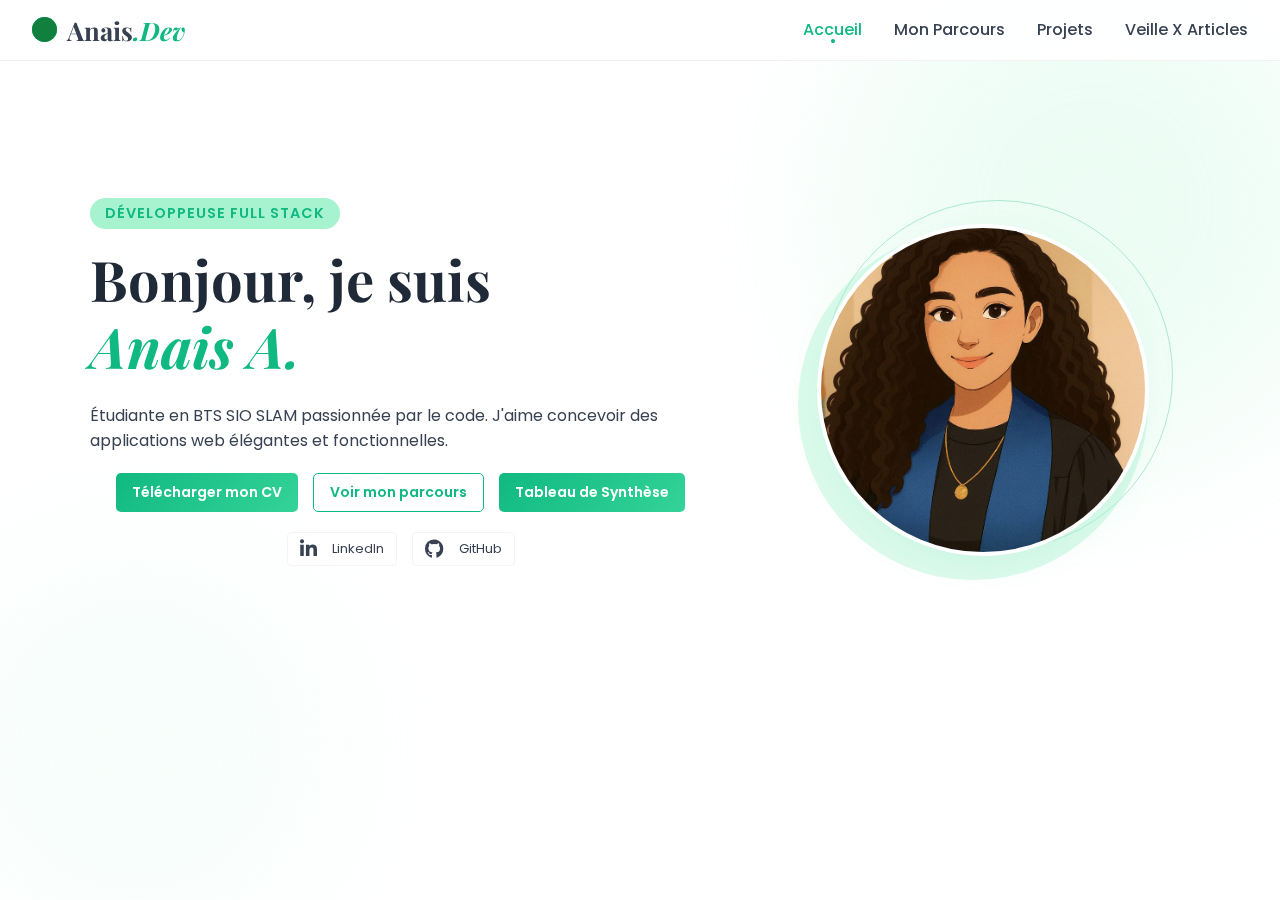
<file: index.html>
<!DOCTYPE html>
<html lang="fr">

<head>
    <meta charset="UTF-8">
    <meta name="viewport" content="width=device-width, initial-scale=1.0">
    <title>Portfolio | Anais A.</title>
    <link rel="stylesheet" href="main.css">
    <link rel="icon"
        href="data:image/svg+xml,<svg xmlns='http://www.w3.org/2000/svg' viewBox='0 0 100 100'><text x='50' y='50' font-size='80' font-weight='bold' font-family='Arial, sans-serif' fill='%2310b981' text-anchor='middle' dy='.35em'>A</text></svg>"
        type="image/svg+xml">

    <link
        href="https://fonts.googleapis.com/css2?family=Playfair+Display:ital,wght@0,400;0,600;0,700;1,400&family=Poppins:wght@300;400;500;600&display=swap"
        rel="stylesheet">
    <link rel="stylesheet" href="https://cdnjs.cloudflare.com/ajax/libs/font-awesome/6.4.0/css/all.min.css">

</head>

<body>

    <div class="aurora aurora-1"></div>
    <div class="aurora aurora-2"></div>

    <header>
        <div class="nav-container">
            <div class="logo-wrapper" onclick="navigateTo('home')">
                <div class="logo-anim-container">
                    <div class="anim-circle c1"></div>
                    <div class="anim-circle c2"></div>
                    <div class="anim-circle c3"></div>
                    <div class="anim-circle c4"></div>
                    <div class="anim-circle c5"></div>
                    <div class="anim-circle c6"></div>
                    <div class="anim-circle c7"></div>
                    <div class="anim-circle c8"></div>
                    <div class="anim-circle c9"></div>
                    <div class="anim-circle c10"></div>
                </div>
                <div class="logo-text">Anais<span>.Dev</span></div>
            </div>

            <ul class="nav-links">
                <li><a onclick="navigateTo('home')" class="active" data-target="home">Accueil</a></li>
                <li><a onclick="navigateTo('about')" data-target="about">Mon Parcours</a></li>
                <li><a onclick="navigateTo('projects')" data-target="projects">Projets</a></li>
                <li><a onclick="navigateTo('articles')" data-target="articles">Veille X Articles</a></li>
           <!-- <li><a onclick="navigateTo('contact')" data-target="contact">Contact</a></li>-->
            </ul>
        </div>
    </header>

    <nav class="mobile-nav">
        <a onclick="navigateTo('home')" data-target="home" class="active"><i class="fas fa-home"></i></a>
        <a onclick="navigateTo('about')" data-target="about"><i class="fas fa-user"></i></a>
        <a onclick="navigateTo('projects')" data-target="projects"><i class="fas fa-layer-group"></i></a>
        <a onclick="navigateTo('articles')" data-target="articles"><i class="fas fa-newspaper"></i></a>
        <a onclick="navigateTo('contact')" data-target="contact"><i class="fas fa-envelope"></i></a>
    </nav>

    <main>
        <section id="home" class="active-section">
            <div class="hero-wrapper">
                <div class="hero-text">
                    <span class="tagline">Développeuse Full Stack</span>
                    <h1>Bonjour, je suis <br><span>Anais A.</span></h1>
                    <p>Étudiante en BTS SIO SLAM passionnée par le code. J'aime concevoir des applications web élégantes
                        et fonctionnelles.</p>

                    <div class="cv-buttons">
                        <a href="src/CV_Anais.pdf" target="_blank" class="btn">Télécharger mon CV</a>
                        <a onclick="navigateTo('about')" class="btn btn-outline">Voir mon parcours</a>
                        <a href="src/TableauSynthese(1).pdf" target="_blank" class="btn">Tableau de Synthèse</a>
                    </div>

                    <div class="social-buttons">
                        <a href="https://www.linkedin.com/in/ana%C3%AFs-aberkane-0a7439329/" target="_blank" class="social-btn">
                            <i class="fab fa-linkedin-in"></i> LinkedIn
                        </a>
                        <a href="https://github.com/AanaisAA" target="_blank" class="social-btn">
                            <i class="fab fa-github"></i> GitHub
                        </a>
                    </div>

                </div>
                <div class="hero-photo">
                    <div class="circle-deco c-1"></div>
                    <div class="circle-deco c-2"></div>
                    <div class="photo-frame">
                        <img src="src/anais_accueil.png" alt="Photo de profil Anaïs" class="profile-pic">

                </div>
            </div>
        </section>

        <section id="about">
            <div style="text-align:center;">
                <h2>Mon Parcours</h2>
            </div>

            <div class="parcours-layout">

                <div class="column">
                    <div class="card">
                        <h3><i class="fas fa-quote-left" style="font-size:1rem; margin-right:5px;"></i> Introduction
                        </h3>
                        <p style="color:var(--text-light); line-height:1.6; font-size:0.95rem; text-align: justify;">
                            Curieuse et méthodique, je n’hésite pas à recommencer proprement pour garantir la réussite.
                            J'ai une affinité particulière pour l'autonomie technique, comme en témoigne mon serveur web
                            personnel sur Raspberry Pi.
                        </p>
                        <hr style="border:0; border-top:1px solid #eee; margin:1rem 0;">
                        <ul class="details-list" style="list-style:none;">
                            <li style="margin-bottom:0.5rem;"><i class="fas fa-language"
                                    style="color:var(--primary); margin-right:10px;"></i> Français, Anglais (A2),
                                Espagnol (A3)</li>
                        </ul>
                    </div>
                    <div class="card">
                        <h3><i class="fas fa-graduation-cap" style="font-size:1rem; margin-right:5px;"></i> Scolarité
                        </h3>
                        <div class="timeline-item">
                            <span class="timeline-date">2024 - 2026</span>
                            <h4>BTS SIO Option SLAM</h4>
                            <p class="timeline-loc">École Supérieure Le Rebours</p>
                            <p
                                style="margin-top: 0.5rem; font-size: 0.85rem; color: var(--text-light); line-height: 1.5;">
                                Le <strong>BTS SIO</strong> forme aux métiers de l'informatique. J'ai choisi l'option
                                <strong>SLAM</strong> pour me spécialiser dans le développement d'applications
                                (Web/Mobile). Cette formation, alliée à mes projets (Symfony, Java), développe ma
                                polyvalence du cahier des charges au déploiement.
                            </p>
                        </div>
                        <div class="timeline-item">
                            <span class="timeline-date">2023 - 2024</span>
                            <h4>BAC STMG Option SIG</h4>
                            <p class="timeline-loc">Lycée Le Rebours</p>
                            <p
                                style="margin-top: 0.5rem; font-size: 0.85rem; color: var(--text-light); line-height: 1.5;">
                                Le <strong>Bac STMG option SIG</strong> (Systèmes d'Information de Gestion) m'a permis
                                de comprendre le rôle de l'information dans les organisations. C'est là que j'ai
                                découvert les bases de l'algorithmique et du développement web, confirmant mon choix de
                                poursuivre en BTS SIO.
                            </p>
                        </div>
                    </div>
                </div>

                <div class="column">
                    <div class="card">
                        <h3><i class="fas fa-briefcase" style="font-size:1rem; margin-right:5px;"></i> Expériences</h3>
                        <div class="timeline-item">
                            <span class="timeline-date">19 Mai - 27 Juin 2025</span>
                            <h4>Stage BTS SIO (SLAM)</h4>
                            <p class="timeline-loc">Paris</p>
                            <p style="font-size:0.9rem; color:var(--text-main);">Refonte d'un site WordPress (Elementor,
                                SEO, responsive, CSS).</p>
                        </div>
                        <div class="timeline-item">
                            <span class="timeline-date">Fév 2025 - Avril 2025</span>
                            <h4>Animatrice (Bénévole)</h4>
                            <p class="timeline-loc">Paris</p>
                            <p style="font-size:0.9rem; color:var(--text-main);">Aide aux devoirs.</p>
                        </div>
                        <div class="timeline-item">
                            <span class="timeline-date">Décembre 2023</span>
                            <h4>Stage de découverte</h4>
                            <p class="timeline-loc">APAS-BTP Cabinet Médical, Paris</p>
                        </div>
                        <div class="timeline-item">
                            <span class="timeline-date">Novembre 2023</span>
                            <h4>Jeune Sapeur Pompier</h4>
                            <p class="timeline-loc">Paris</p>
                            <p style="font-size:0.9rem; color:var(--text-main);">Épreuves écrites, pratiques et
                                sportives.</p>
                        </div>
                    </div>
                </div>

                <div class="column">
                    <div class="card">
                        <h3><i class="fas fa-laptop-code" style="font-size:1rem; margin-right:5px;"></i> Compétences
                        </h3>
                        <div class="skills-group">
                            <h4>Langages & Back-end</h4>
                            <div class="badges-container">
                                <span class="tech-badge"><i class="fab fa-html5"></i> HTML</span>
                                <span class="tech-badge"><i class="fab fa-css3-alt"></i> CSS</span>
                                <span class="tech-badge"><i class="fab fa-php"></i> PHP</span>
                                <span class="tech-badge"><i class="fab fa-symfony"></i> Symfony</span>
                                <span class="tech-badge"><i class="fab fa-java"></i> Java</span>
                                <span class="tech-badge"><i class="fas fa-code"></i> C++</span>
                                <span class="tech-badge"><i class="fab fa-python"></i> Python</span>
                                <span class="tech-badge"><i class="fas fa-database"></i> SQL</span>
                            </div>
                        </div>
                        <div class="skills-group">
                            <h4>IDE & Outils de Dev</h4>
                            <div class="badges-container">
                                <span class="tech-badge"><i class="fas fa-laptop-code"></i> VS Code</span>
                                <span class="tech-badge"><i class="fas fa-terminal"></i> IntelliJ</span>
                                <span class="tech-badge"><i class="fab fa-git-alt"></i> Git</span>
                                <span class="tech-badge"><i class="fab fa-docker"></i> Docker</span>
                            </div>
                        </div>
                        <div class="skills-group">
                            <h4>Web, CMS & Design</h4>
                            <div class="badges-container">
                                <span class="tech-badge"><i class="fab fa-wordpress"></i> Wordpress</span>
                                <span class="tech-badge"><i class="fab fa-bootstrap"></i> Bootstrap</span>
                                <span class="tech-badge"><i class="fab fa-figma"></i> Figma</span>
                                <span class="tech-badge"><i class="fas fa-palette"></i> Canva</span>
                                <span class="tech-badge"><i class="fas fa-search"></i> SEO</span>
                            </div>
                        </div>
                        <div class="skills-group">
                            <h4>DevOps & Système</h4>
                            <div class="badges-container">
                                <span class="tech-badge"><i class="fab fa-linux"></i> Linux</span>
                                <span class="tech-badge"><i class="fab fa-windows"></i> Windows</span>
                                <span class="tech-badge"><i class="fas fa-terminal"></i> SSH</span>
                                <span class="tech-badge"><i class="fas fa-network-wired"></i> Nginx</span>
                                <span class="tech-badge"><i class="fas fa-server"></i> Hosting</span>
                            </div>
                        </div>
                        <div class="skills-group">
                            <h4>Gestion & Sécurité</h4>
                            <div class="badges-container">
                                <span class="tech-badge"><i class="fas fa-tasks"></i> Pilotage</span>
                                <span class="tech-badge"><i class="fas fa-check-double"></i> ClickUp</span>
                                <span class="tech-badge"><i class="fab fa-trello"></i> Trello</span>
                                <span class="tech-badge"><i class="fas fa-shield-alt"></i> OWASP</span>
                                <span class="tech-badge"><i class="fas fa-user-shield"></i> RGPD</span>
                            </div>
                        </div>
                    </div>
                </div>

            </div>
        </section>

        <section id="projects">
            <div style="text-align:center;">
                <h2>Mes Projets</h2>
                <p style="margin-bottom:2rem; color:var(--text-light);">Explorez une sélection de projets développés
                    durant mon cursus BTS SIO SLAM ainsi que mes initiatives personnelles.</p>
            </div>

            <div class="projects-grid">

                <article class="card project-card" onclick="toggleProject(this)">
                    <div class="project-thumb">
                        <img src="src/projet_perso/photo_Serveur.jpg" alt="Capture Raspberry Pi">
                        <i class="fab fa-raspberry-pi fa-3x"></i>
                        <span style="margin-left:10px">Serveur Raspberry Pi</span>
                    </div>
                    <div class="project-header">
                        <div>
                            <h3 class="project-title">Raspberry Pi Serveur</h3>
                            <span class="project-type">Projet Personnel</span>
                        </div>
                        <i class="fas fa-server" style="color:var(--primary)"></i>
                    </div>
                    <div class="project-details">
                        <h4>Objectif</h4>
                        <p>Configuration d'un serveur web autonome sur Raspberry Pi avec conteneurisation Docker pour
                            héberger mes projets.</p>
                        <h4>Réalisations</h4>
                        <ul>
                            <li>Installation Ubuntu Server</li>
                            <li>Configuration Docker</li>
                            <li>Mise en place serveur web</li>
                            <li>Accès SSH sécurisé</li>
                        </ul>
                        <h4>Technologies</h4>
                        <div class="badges-container">
                            <span class="tech-badge"><i class="fab fa-raspberry-pi"></i> Raspberry Pi</span>
                            <span class="tech-badge"><i class="fab fa-ubuntu"></i> Ubuntu</span>
                            <span class="tech-badge"><i class="fab fa-docker"></i> Docker</span>
                            <span class="tech-badge"><i class="fas fa-terminal"></i> SSH</span>
                        </div>
                    </div>
                    <div class="toggle-icon"><i class="fas fa-chevron-down"></i></div>
                </article>

                <article class="card project-card" onclick="toggleProject(this)">
                    <div class="project-thumb">
                        <img src="src/projet_etude/WordPress_Studio/Capture d'écran 2025-09-15 141649.png" alt="Site Studio">
                        <i class="fab fa-wordpress fa-3x"></i>
                        <span style="margin-left:10px">WordPress Studio</span>
                    </div>
                    <div class="project-header">
                        <div>
                            <h3 class="project-title">WordPress Studio</h3>
                            <span class="project-type">Projet d'Étude</span>
                        </div>
                        <i class="fas fa-pen-nib" style="color:var(--primary)"></i>
                    </div>
                    <div class="project-details">
                        <h4>Objectif</h4>
                        <p>Création d'un site web professionnel pour un studio de création utilisant WordPress avec
                            Elementor.</p>
                        <h4>Réalisations</h4>
                        <ul>
                            <li>Design responsive et moderne</li>
                            <li>Optimisation SEO</li>
                            <li>Intégration Elementor</li>
                        </ul>
                        <h4>Technologies</h4>
                        <div class="badges-container">
                            <span class="tech-badge"><i class="fab fa-wordpress"></i> WordPress</span>
                            <span class="tech-badge"><i class="fab fa-elementor"></i> Elementor</span>
                            <span class="tech-badge"><i class="fas fa-search"></i> SEO</span>
                            <span class="tech-badge"><i class="fab fa-css3-alt"></i> CSS</span>
                        </div>
                    </div>
                    <div class="toggle-icon"><i class="fas fa-chevron-down"></i></div>
                </article>

                <article class="card project-card" onclick="toggleProject(this)">
                    <div class="project-thumb">
                        <img src="src/projet_etude/API_Yuka/Capture d'écran 2025-12-03 133957.png" alt="Capture Site Yuka">
                        <i class="fas fa-mobile-alt fa-3x"></i>
                        <span style="margin-left:10px">API Yuka</span>
                    </div>
                    <div class="project-header">
                        <div>
                            <h3 class="project-title">API Yuka</h3>
                            <span class="project-type">Projet d'Étude</span>
                        </div>
                        <i class="fas fa-carrot" style="color:var(--primary)"></i>
                    </div>
                    <div class="project-details">
                        <h4>Objectif</h4>
                        <p>Développement d'une application mobile communiquant avec l'API Yuka pour l'analyse
                            nutritionnelle des produits.</p>
                        <h4>Réalisations</h4>
                        <ul>
                            <li>Intégration API Yuka</li>
                            <li>Interface utilisateur intuitive</li>
                            <li>Gestion des données en temps réel</li>
                        </ul>
                        <h4>Technologies</h4>
                        <div class="badges-container">
                            <span class="tech-badge"><i class="fas fa-mobile-alt"></i> App Mobile</span>
                            <span class="tech-badge"><i class="fas fa-code-branch"></i> API REST</span>
                        </div>
                    </div>
                    <div class="toggle-icon"><i class="fas fa-chevron-down"></i></div>
                </article>

                <article class="card project-card" onclick="toggleProject(this)">
                    <div class="project-thumb">
                        <img src="src/projet_etude/Site vitrine/Capture d'écran 2025-12-03 134611.png" alt="Site Vitrine">
                        <i class="fas fa-laptop-code fa-3x"></i>
                        <span style="margin-left:10px">Site Vitrine</span>
                    </div>
                    <div class="project-header">
                        <div>
                            <h3 class="project-title">Site Vitrine</h3>
                            <span class="project-type">Projet d'Étude</span>
                        </div>
                        <i class="fas fa-globe" style="color:var(--primary)"></i>
                    </div>
                    <div class="project-details">
                        <h4>Objectif</h4>
                        <p>Création d'un site vitrine moderne et responsive pour présenter les services d'une
                            entreprise.</p>
                        <h4>Réalisations</h4>
                        <ul>
                            <li>Design moderne et épuré</li>
                            <li>Interface responsive</li>
                            <li>Optimisation des performances</li>
                            <li>Formulaire de contact fonctionnel</li>
                        </ul>
                        <h4>Technologies</h4>
                        <div class="badges-container">
                            <span class="tech-badge"><i class="fab fa-html5"></i> HTML5</span>
                            <span class="tech-badge"><i class="fab fa-css3-alt"></i> CSS3</span>
                            <span class="tech-badge"><i class="fas fa-mobile"></i> Responsive</span>
                        </div>
                    </div>
                    <div class="toggle-icon"><i class="fas fa-chevron-down"></i></div>
                </article>

                <article class="card project-card" onclick="toggleProject(this)">
                    <div class="project-thumb">
                        <img src="src/projet_etude/Projet java/Maquette.png" alt="Maquette Projet Java">
                        <i class="fab fa-java fa-3x"></i>
                        <span style="margin-left:10px">Projet Java</span>
                    </div>
                    <div class="project-header">
                        <div>
                            <h3 class="project-title">Projet Java</h3>
                            <span class="project-type">Projet d'Étude</span>
                        </div>
                        <i class="fas fa-coffee" style="color:var(--primary)"></i>
                    </div>
                    <div class="project-details">
                        <h4>Objectif</h4>
                        <p>Développement d'une application Java orientée objet pour la gestion de café avec maquette
                            fonctionnelle.</p>
                        <h4>Réalisations</h4>
                        <ul>
                            <li>Architecture orientée objet</li>
                            <li>Maquette interactive</li>
                            <li>Gestion des données</li>
                        </ul>
                        <h4>Technologies</h4>
                        <div class="badges-container">
                            <span class="tech-badge"><i class="fab fa-java"></i> Java</span>
                            <span class="tech-badge"><i class="fas fa-database"></i> BDD</span>
                            <span class="tech-badge"><i class="fas fa-palette"></i> Canva</span>
                            <span class="tech-badge"><i class="fas fa-check-double"></i> ClickUp</span>
                        </div>
                    </div>
                    <div class="toggle-icon"><i class="fas fa-chevron-down"></i></div>
                </article>

               <article class="card project-card" onclick="toggleProject(this)">
                    <div class="project-thumb">
                        <img src="src/projet_etude/Projet_interactif/page_de_garde.png" alt="Capture Jeu Interactif">
                        <i class="fas fa-gamepad fa-3x"></i>
                        <span style="margin-left:10px">Jeu Interactif</span>
                    </div>
                    <div class="project-header">
                        <div>
                            <h3 class="project-title">Jeu Interactif</h3>
                            <span class="project-type">Projet d'Étude</span>
                        </div>
                        <i class="fas fa-laptop-code" style="color:var(--primary)"></i>
                    </div>
                    <div class="project-details">
                        <h4>Objectif</h4>
                        <p>Concevoir un mini‑jeu en Java avec <strong>IntelliJ</strong> et <strong>Scene Builder</strong>, en utilisant JavaFX pour créer une interface graphique interactive.</p>
                        
                        <h4>Réalisations</h4>
                        <ul>
                            <li>Création d’une interface graphique avec Scene Builder</li>
                            <li>Gestion des événements et contrôleurs JavaFX</li>
                            <li>Développement d’un mini‑jeu interactif (logique et interface)</li>
                        </ul>
                        
                        <h4>Technologies</h4>
                        <div class="badges-container">
                            <span class="tech-badge"><i class="fab fa-java"></i> Java</span>
                            <span class="tech-badge"><i class="fas fa-cube"></i> Scene Builder</span>
                            <span class="tech-badge"><i class="fas fa-laptop-code"></i> IntelliJ IDEA</span>
                        </div>
                    </div>
                    <div class="toggle-icon"><i class="fas fa-chevron-down"></i></div>
                </article>
            <article class="card project-card" onclick="toggleProject(this)">
                <div class="project-thumb">
                    <img src="src/projet_etude/Projet_Symfony/ProjetSymfony.png" alt="Capture IMMOSYNC Symfony">
                    <i class="fas fa-code fa-3x"></i>
                    <span style="margin-left:10px">Application Symfony</span>
                </div>
                <div class="project-header">
                    <div>
                        <h3 class="project-title">Application Symfony</h3>
                        <span class="project-type">Projet d'Étude</span>
                    </div>
                    <i class="fab fa-php" style="color:var(--primary)"></i>
                </div>
                <div class="project-details">
                    <h4>Objectif</h4>
                    <p>Développer une application web et mobile pour le suivi de chantiers immobiliers, avec gestion des rôles (propriétaire, inspecteur, entrepreneur) et validation des étapes de travaux.</p>
                    
                    <h4>Réalisations</h4>
                    <ul>
                        <li>Création d’une architecture MVC avec Symfony</li>
                        <li>Développement d’interfaces spécifiques selon le rôle utilisateur</li>
                        <li>Suivi des chantiers, validation des inspections et des travaux</li>
                        <li>Version mobile responsive pour les inspecteurs sur le terrain</li>
                    </ul>
                    
                    <h4>Technologies</h4>
                    <div class="badges-container">
                        <span class="tech-badge"><i class="fab fa-php"></i> PHP / Symfony</span>
                        <span class="tech-badge"><i class="fas fa-database"></i> MySQL</span>
                        <span class="tech-badge"><i class="fas fa-mobile-alt"></i> Web Mobile</span>
                        <span class="tech-badge"><i class="fas fa-users"></i> Gestion des rôles</span>
                    </div>
                </div>
                <div class="toggle-icon"><i class="fas fa-chevron-down"></i></div>
            </article>

            <article class="card project-card" onclick="toggleProject(this)">
                <div class="project-thumb">
                    <img src="src/stage/Accueil.png" alt="Capture Refonte Site Web">
                    <i class="fab fa-wordpress fa-3x"></i>
                    <span style="margin-left:10px">Refonte Site Web</span>
                </div>
                <div class="project-header">
                    <div>
                        <h3 class="project-title">Refonte d’un Site Web</h3>
                        <span class="project-type">Stage (6 semaines)</span>
                    </div>
                    <i class="fas fa-globe" style="color:var(--primary)"></i>
                </div>
                <div class="project-details">
                    <h4>Objectif</h4>
                    <p>Moderniser et améliorer un site web existant en refaisant entièrement le design et la structure, afin d’offrir une meilleure expérience utilisateur et une identité visuelle plus professionnelle.</p>
                    
                    <h4>Réalisations</h4>
                    <ul>
                        <li>Analyse du site existant et recueil des besoins</li>
                        <li>Refonte complète du design avec <strong>WordPress</strong> et <strong>Elementor</strong></li>
                        <li>Faciliter la lecture du site</li>
                    </ul>
                    
                    <h4>Technologies</h4>
                    <div class="badges-container">
                        <span class="tech-badge"><i class="fab fa-wordpress"></i> WordPress</span>
                        <span class="tech-badge"><i class="fas fa-pencil-ruler"></i> Elementor</span>
                        <span class="tech-badge"><i class="fas fa-mobile-alt"></i> Responsive Design</span>
                        <span class="tech-badge"><i class="fas fa-search"></i> SEO de base</span>
                    </div>
                </div>
                <div class="toggle-icon"><i class="fas fa-chevron-down"></i></div>
            </article>

            </div>

        </section>

        <section id="articles">

            <div style="text-align:center;">
                <h2>Veille Technologique</h2>
            </div>

            <div class="veille-section">
                <div class="veille-card">

                    <div class="veille-header-row">
                        <h3 class="veille-title">Utilisation des deepfakes dans les arnaques</h3>
                        
                    </div>

                    <p class="veille-intro">Les technologies de deepfake représentent une menace croissante pour la
                        société moderne, permettant de créer des contenus multimédia falsifiés de manière quasi
                        indétectable.</p>
                        
                    <div class="dashboard-grid">
                        <div class="dashboard-box">
                            <h3><i class="fas fa-exclamation-triangle"></i> Menaces principales</h3>
                            <ul class="dashboard-list">
                                <li>Arnaques financières (usurpation d'identité)</li>
                                <li>Chantage et extorsion</li>
                                <li>Désinformation politique</li>
                                <li>Harcèlement et diffamation</li>
                                <li>Manipulation de l'opinion publique</li>
                            </ul>
                        </div>
                        <div class="dashboard-box">
                            <h3><i class="fas fa-chart-line"></i> Impact croissant</h3>
                            <ul class="dashboard-list">
                                <li>Technologie accessible au grand public</li>
                                <li>Qualité des faux médias en constante amélioration</li>
                                <li>Diffusion massive via réseaux sociaux</li>
                                <li>Coûts de production de plus en plus bas</li>
                                <li>Difficulté de détection pour les non-experts</li>
                            </ul>
                        </div>
                    </div>

                    <div class="stats-grid">
                        <div class="stat-box">
                            <span class="stat-number">+500%</span>
                            <span class="stat-label">Augmentation</span>
                            <span class="stat-sub">(depuis 2019)</span>
                        </div>
                        <div class="stat-box">
                            <span class="stat-number">70%</span>
                            <span class="stat-label">Défaillance</span>
                            <span class="stat-sub">Détection humaine</span>
                        </div>
                        <div class="stat-box">
                            <span class="stat-number">486 Millions d'euros</span>
                            <span class="stat-label">Coût estimé en France </span>
                            <span class="stat-sub">Arnaques (2024)</span>
                        </div>
                        <div class="stat-box">
                            <span class="stat-number">96%</span>
                            <span class="stat-label">Victimes en France</span>
                            <span class="stat-sub">Femmes ciblées</span>
                        </div>
                    </div>

                </div>
            </div>

            <div style="text-align:center;">
                <h2>Mes Articles</h2>
            </div>

            <div id="articles-list" class="articles-grid"></div>

            <div id="article-detail" style="display:none;">
                <div class="back-btn" onclick="closeArticle()">
                    <i class="fas fa-arrow-left"></i> Retour aux articles
                </div>
                <div id="article-content-container"></div>
            </div>
        </section>

        <div class="modal-overlay" id="videoModal" onclick="closeVideo()">
            <div class="video-container" onclick="event.stopPropagation()">
                <div class="video-iframe-placeholder" id="videoContainer">
            
                </div>
            </div>
        </div>

        <section id="contact">
            <div style="text-align:center;">
                <h2>Contact</h2>
            </div>
            <div class="contact-wrapper">
                <div>
                    <h3>Mes Réseaux</h3>
                    <a href="mailto:aber.anais@icloud.com" class="social-btn"><i class="far fa-envelope"></i> Email</a>
                    <a href="#" class="social-btn"><i class="fab fa-linkedin-in"></i> LinkedIn</a>
                    <a href="#" class="social-btn"><i class="fab fa-github"></i> GitHub</a>
                </div>
                <div class="card">
                    <h3>Message</h3>
                    <form onsubmit="event.preventDefault(); alert('Envoyé !');">
                        <input type="text" placeholder="Nom" required>
                        <input type="email" placeholder="Email" required>
                        <textarea rows="4" placeholder="Message" required></textarea>
                        <button class="btn" style="width:100%">Envoyer</button>
                    </form>
                </div>
            </div>
        </section>
    </main>

    <script>
        // --- DATA ARTICLES ---
        const articlesData = [
            {
                id: 1,
                title: "Les deepfakes ont volé 1,3 Md d'euros en 2025",
                source: "Le BigData",
                description: "Analyse des technologies de deepfake appliquées au Big Data et leurs implications en matière de sécurité des données.",
                tags: ["Applications malveillantes", "Solutions de détection"],
                content: `... (Contenu identique) ...`,
                type: 'article',
                fileUrl: "src/article_telecharger/LeBigData.pdf"            
            },
            {
                id: 2,
                title: "Encadrement des deepfakes en période électorale",
                source: "Le Sénat",
                description: "Rapport parlementaire sur les deepfakes et les mesures législatives nécessaires pour lutter contre la désinformation.",
                tags: ["Cadre légal actuel", "Propositions de loi", "Recommandations"],
                content: `...`,
                type: 'article',
                fileUrl: "src/article_telecharger/LeSenat.pdf"            

            },
            {
                id: 3,
                title: "Deepfake ou hypertrucage : connaître la réglementation",
                source: "Village Justice",
                description: "Aspects juridiques des deepfakes et conséquences légales pour les victimes d'arnaques et de diffamation.",
                tags: ["Droit à l'image", "Responsabilité civile", "Poursuites pénales"],
                content: `...`,
                type: 'article',
                fileUrl: "src/article_telecharger/VillageJustice.pdf"         

            },
            {
                id: 4,
                title: "Les deepfakes et la crise du savoir",
                source: "UNESCO",
                description: "Analyse globale de l'impact des deepfakes sur la désinformation et la confiance dans les médias numériques.",
                tags: ["Impact mondial", "Éducation aux médias", "Lutte collaborative"],
                content: `...`,
                type: 'article',
                fileUrl: "src/article_telecharger/Unesco.pdf"           

            },
            {
                id: 5,
                title: "Deepfake et désinformation : le défi majeur de 2025",
                source: "Le Mag",
                description: "Technologies de détection des deepfakes et outils modernes pour identifier les contenus falsifiés.",
                tags: ["Outils de détection", "IA de vérification", "Solutions pratiques"],
                content: `...`,
                type: 'article',
                fileUrl: "src/article_telecharger/LeMag.pdf"           

            },
            {
                id: 6,
                title: "Deepfakes 2025 : Plus dangereux que les cyberattaques",
                source: "Roboto",
                description: "Analyse des algorithmes de deep learning utilisés pour créer des deepfakes et leurs faiblesses.",
                tags: ["Technologies GAN", "Procédés de génération", "Vulnérabilités exploitées"],
                content: `...`,
                type: 'article',
                fileUrl: "src/article_telecharger/Roboto.pdf"           

            },
            {
                id: 7,
                title: "Lutte contre les deepfakes : quelles réponses ?",
                source: "Numerama",
                description: "Tendances actuelles et futures des technologies deepfake et leur impact sur la cybersécurité.",
                tags: ["Évolutions récentes", "Menaces émergentes", "Perspectives futures"],
                content: `...`,
                type: 'article',                
                fileUrl: "src/article_telecharger/Numerama.pdf"          
            },
            {
                id: 8,
                title: "Un chef d'entreprise reçoit un appel qui aurait pu lui coûter cher",
                source: "CIO",
                description: "Reçoit d'appel, imitation du président qui aurait pu coûter cher.",
                tags: ["mpact financier", "voix truffer", "utilisation du pouvoir des présidents"],
                content: `...`,
                type: 'article',
                fileUrl: "src/article_telecharger/Faillite_Entreprise.pdf"          
            },
            {
                id: 9,
                title: "Le deepfake mene au harcelement",
                source: "CNEWS",
                description: "12 jeunes filles vivent un harcelement",
                tags: ["impact psycologique", "harcelement scolaire"],
                content: `...`,
                type: 'article',
                fileUrl: "src/article_telecharger/Harcelement_College.pdf"            
            },
            {
                id: 10,
                title: "Une influenceuse connue au coeur du deepfake",
                source: "Tiktok",
                description: "Etant une personne connu, elle témoigne qu'elle a été victime de deepfakes",
                tags: ["Cyber harcelement", "Fausse vidéo", "Arnaque"],
                type: 'video',
                embedUrl: "https://www.tiktok.com/embed/7392946527083269409"
            }
        ];

        // Fonction Render Mise à jour pour gérer type: 'video'
        function renderArticles() {
            const container = document.getElementById('articles-list');

            // On injecte les contenus textuels manquants pour l'affichage (simulé ici pour abréger le code ci-dessus, mais dans votre fichier final gardez le contenu complet)
            // Pour l'affichage correct :
            articlesData[0].content = `<div class="detail-meta">Source : Le BigData</div><h2 class="detail-title">Deepfakes et Big Data</h2><div class="detail-content"><p>Contenu complet de l'article...</p></div>`;
            // ... Répétez pour les autres si nécessaire ou gardez votre tableau rempli.

            container.innerHTML = articlesData.map(article => {
                let buttonHtml = '';
                if (article.type === 'video') {
                    buttonHtml = `
                        <button class="btn-play-full" onclick="event.stopPropagation(); openVideo('${article.embedUrl}')">
                            <i class="fas fa-play"></i> Voir la vidéo
                        </button>`;
                } else {
                    buttonHtml = `
                        <a href="${article.fileUrl}" target="_blank" class="btn-download-full" onclick="event.stopPropagation();">
                            <i class="fas fa-file-download"></i> Télécharger le PDF
                        </a>`;
                }

                return `
                <article class="card article-card" onclick="${article.type === 'video' ? `openVideo('${article.embedUrl}')` : `openArticle(${article.id})`}">
                    <div class="article-meta">${article.source}</div>
                    <h3 class="article-title">${article.title}</h3>
                    <p class="article-excerpt">${article.description}</p>
                    <div class="article-points">
                        ${article.tags.map(tag => `<span class="point-badge">${tag}</span>`).join('')}
                    </div>
                    <div class="article-actions" style="margin-top:auto;">
                        ${buttonHtml}
                    </div>
                </article>
            `}).join('');
        }

        // FONCTIONS POUR LES ARTICLES
        function openArticle(articleId) {
            const article = articlesData.find(a => a.id === articleId);
            if (!article) return;

            const listContainer = document.getElementById('articles-list');
            const detailContainer = document.getElementById('article-detail');

            listContainer.style.display = 'none';
            detailContainer.style.display = 'block';

            const contentContainer = document.getElementById('article-content-container');
            contentContainer.innerHTML = `
                <div class="detail-meta">Source : ${article.source}</div>
                <h2 class="detail-title">${article.title}</h2>
                <div class="detail-content">
                    <p><strong>Description :</strong> ${article.description}</p>
                    <p><strong>Tags :</strong> ${article.tags.join(', ')}</p>
                    <p><strong>Contenu complet :</strong> Cet article est disponible en téléchargement PDF.</p>
                </div>
            `;

            window.scrollTo({ top: 0, behavior: 'smooth' });
        }

        function closeArticle() {
            const listContainer = document.getElementById('articles-list');
            const detailContainer = document.getElementById('article-detail');

            listContainer.style.display = 'grid';
            detailContainer.style.display = 'none';
        }

        // VIDEO MODAL LOGIC
       function openVideo(url) {
            const modal = document.getElementById('videoModal');
            const container = document.getElementById('videoContainer');

            // Transforme le lien TikTok en version embed
            const embedUrl = url.replace("/video/", "/embed/");

            // Injecte l'iframe dans le container
             container.innerHTML = `
                <iframe src="${url}" 
                width="325" height="580" 
                frameborder="0" allowfullscreen></iframe>
                `;

                // Affiche le modal
                modal.style.display = 'flex';
                setTimeout(() => { modal.classList.add('show'); }, 10);
        }
        function closeVideo() {
            const modal = document.getElementById('videoModal');
            const container = document.getElementById('videoContainer');
            modal.classList.remove('show');

            setTimeout(() => { modal.style.display = 'none'; }, 300);
            container.innerHTML = '';
        }

        // INITIALISATION
        document.addEventListener('DOMContentLoaded', () => {
            renderArticles();
        });

        // Navigation SPA
        function navigateTo(targetId) {
            document.querySelectorAll('a[data-target]').forEach(link => {
                link.classList.remove('active');
                if (link.getAttribute('data-target') === targetId) link.classList.add('active');
            });
            document.querySelectorAll('section').forEach(sec => {
                sec.classList.remove('active-section');
                void sec.offsetWidth;
            });
            const target = document.getElementById(targetId);
            if (target) {
                target.classList.add('active-section');
                window.scrollTo({ top: 0, behavior: 'smooth' });
            }
        }

        function toggleProject(element) {
            if (element.classList.contains('expanded')) {
                element.classList.remove('expanded');
                return;
            }
            document.querySelectorAll('.project-card').forEach(card => {
                card.classList.remove('expanded');
            });
            element.classList.add('expanded');
        }
    </script>
</body>

</html>
</file>
<file: main.css>
/* --- VARIABLES & DESIGN SYSTEM --- */
        :root {
            --primary: #10b981;
            --primary-soft: #a7f3d0;
            --primary-gradient: linear-gradient(135deg, #10b981 0%, #34d399 100%);
            --text-main: #374151;
            --text-light: #6b7280;
            --bg-body: #ffffff;
            --glass-bg: rgba(255, 255, 255, 0.85);
            --glass-border: 1px solid rgba(255, 255, 255, 0.9);
            --shadow-soft: 0 10px 40px -10px rgba(16, 185, 129, 0.1);
        }

        * {
            margin: 0;
            padding: 0;
            box-sizing: border-box;
        }

        body {
            font-family: 'Poppins', sans-serif;
            color: var(--text-main);
            background-color: var(--bg-body);
            min-height: 100vh;
            overflow-x: hidden;
            position: relative;
        }

        .cv-buttons {
            display: flex;
            justify-content: center;   /* centre les boutons */
            gap: 15px;                 /* espace entre eux */
            margin: 20px 0;
        }

        .cv-buttons .btn {
            padding: 8px 16px;         /* réduit la hauteur */
            font-size: 14px;           /* texte plus petit */
            border-radius: 5px;
            text-decoration: none;
            font-weight: 600;
        }

        .social-buttons {
            display: flex;
            justify-content: center;   /* centre LinkedIn et GitHub */
            gap: 15px;
            margin-top: 15px;
        }

        .social-buttons .social-btn {
            font-size: 13px;           /* plus petit que les boutons principaux */
            padding: 6px 12px;
            border-radius: 4px;
            text-decoration: none;
        }


        /* --- BACKGROUND --- */
        .aurora {
            position: fixed;
            border-radius: 50%;
            filter: blur(80px);
            z-index: -1;
            opacity: 0.4;
            animation: float 10s infinite alternate ease-in-out;
        }

        .aurora-1 {
            top: -5%;
            right: -5%;
            width: 500px;
            height: 500px;
            background: #d1fae5;
        }

        .aurora-2 {
            bottom: -5%;
            left: -5%;
            width: 400px;
            height: 400px;
            background: #ecfdf5;
            animation-delay: -5s;
        }

        @keyframes float {
            0% {
                transform: translateY(0);
            }

            100% {
                transform: translateY(20px);
            }
        }

        /* --- TYPOGRAPHIE --- */
        h1,
        h2,
        h3 {
            font-family: 'Playfair Display', serif;
        }

        .logo-text {
            font-family: 'Playfair Display', serif;
            font-size: 1.6rem;
            font-weight: 700;
        }

        .logo-text span {
            color: var(--primary);
            font-style: italic;
        }

        h1 {
            font-weight: 700;
            color: #1f2937;
        }

        h1 span {
            color: var(--primary);
            font-style: italic;
        }

        h2 {
            font-size: 2.2rem;
            margin-bottom: 2rem;
            position: relative;
            display: inline-block;
        }

        h2::after {
            content: '';
            display: block;
            width: 40px;
            height: 3px;
            background: var(--primary);
            margin: 10px auto 0 auto;
            border-radius: 10px;
        }

        h3 {
            font-size: 1.3rem;
            margin-bottom: 1rem;
            color: var(--primary);
            font-weight: 600;
        }

        /* --- UI ELEMENTS --- */
        .card {
            background: var(--glass-bg);
            backdrop-filter: blur(12px);
            border: var(--glass-border);
            border-radius: 20px;
            padding: 2rem;
            box-shadow: var(--shadow-soft);
            height: 100%;
            transition: transform 0.3s ease;
        }

        /* Hover effect sauf pour les projets (géré par click) */
        .card:not(.project-card):hover {
            transform: translateY(-3px);
        }

        .btn {
            display: inline-flex;
            align-items: center;
            gap: 10px;
            background: var(--primary-gradient);
            color: white;
            padding: 12px 32px;
            border-radius: 50px;
            text-decoration: none;
            font-weight: 500;
            font-family: 'Poppins', sans-serif;
            transition: 0.3s;
            border: none;
            cursor: pointer;
        }

        .btn:hover {
            transform: translateY(-2px);
            opacity: 0.95;
        }

        .btn-outline {
            background: white;
            border: 1px solid var(--primary);
            color: var(--primary);
        }

        .btn-outline:hover {
            background: var(--primary-soft);
        }

        /* --- LOGO ANIMATION (25px) --- */
        .logo-wrapper {
            display: flex;
            align-items: center;
            gap: 10px;
            cursor: pointer;
        }

        .logo-anim-container {
            position: relative;
            width: 25px;
            height: 25px;
        }

        .anim-circle {
            position: absolute;
            height: 100%;
            width: 100%;
            border-radius: 50%;
            opacity: 0.35;
            mix-blend-mode: multiply;
            animation-duration: 2s;
            animation-timing-function: ease-in-out;
            animation-direction: alternate;
            animation-iteration-count: infinite;
        }

        .c1 {
            background-color: #10b981;
            animation-name: anim1;
        }

        .c2 {
            background-color: #34d399;
            animation-name: anim2;
        }

        .c3 {
            background-color: #6ee7b7;
            animation-name: anim3;
        }

        .c4 {
            background-color: #059669;
            animation-name: anim4;
        }

        .c5 {
            background-color: #a7f3d0;
            animation-name: anim5;
        }

        .c6 {
            background-color: #10b981;
            animation-name: anim6;
        }

        .c7 {
            background-color: #34d399;
            animation-name: anim7;
        }

        .c8 {
            background-color: #6ee7b7;
            animation-name: anim8;
        }

        .c9 {
            background-color: #059669;
            animation-name: anim9;
        }

        .c10 {
            background-color: #a7f3d0;
            animation-name: anim10;
        }

        @keyframes anim1 {
            0% {
                transform: translate(7px, 0px);
            }

            100% {
                transform: translate(0, 0);
            }
        }

        @keyframes anim2 {
            0% {
                transform: translate(6px, 4px);
            }

            100% {
                transform: translate(0, 0);
            }
        }

        @keyframes anim3 {
            0% {
                transform: translate(2px, 7px);
            }

            100% {
                transform: translate(0, 0);
            }
        }

        @keyframes anim4 {
            0% {
                transform: translate(-2px, 7px);
            }

            100% {
                transform: translate(0, 0);
            }
        }

        @keyframes anim5 {
            0% {
                transform: translate(-6px, 4px);
            }

            100% {
                transform: translate(0, 0);
            }
        }

        @keyframes anim6 {
            0% {
                transform: translate(-7px, 0px);
            }

            100% {
                transform: translate(0, 0);
            }
        }

        @keyframes anim7 {
            0% {
                transform: translate(-6px, -4px);
            }

            100% {
                transform: translate(0, 0);
            }
        }

        @keyframes anim8 {
            0% {
                transform: translate(-2px, -7px);
            }

            100% {
                transform: translate(0, 0);
            }
        }

        @keyframes anim9 {
            0% {
                transform: translate(2px, -7px);
            }

            100% {
                transform: translate(0, 0);
            }
        }

        @keyframes anim10 {
            0% {
                transform: translate(6px, -4px);
            }

            100% {
                transform: translate(0, 0);
            }
        }

        /* --- NAVIGATION --- */
        header {
            position: fixed;
            top: 0;
            left: 0;
            width: 100%;
            background: rgba(255, 255, 255, 0.9);
            backdrop-filter: blur(15px);
            z-index: 1000;
            padding: 0.8rem 0;
            border-bottom: 1px solid rgba(0, 0, 0, 0.05);
        }

        .nav-container {
            max-width: 1400px;
            margin: 0 auto;
            padding: 0 2rem;
            display: flex;
            justify-content: space-between;
            align-items: center;
        }

        .nav-links {
            display: flex;
            gap: 2rem;
            list-style: none;
        }

        .nav-links a {
            text-decoration: none;
            color: var(--text-main);
            font-weight: 500;
            cursor: pointer;
            position: relative;
        }

        .nav-links a.active {
            color: var(--primary);
        }

        .nav-links a.active::after {
            content: '•';
            position: absolute;
            bottom: -12px;
            left: 50%;
            transform: translateX(-50%);
            color: var(--primary);
        }

        .mobile-nav {
            display: none;
            position: fixed;
            bottom: 0;
            left: 0;
            width: 100%;
            background: white;
            padding: 1rem;
            justify-content: space-around;
            z-index: 1000;
            border-top: 1px solid #eee;
        }

        .mobile-nav a {
            color: #9ca3af;
            font-size: 1.2rem;
        }

        .mobile-nav a.active {
            color: var(--primary);
        }

        /* --- LAYOUT GLOBAL --- */
        main {
            padding-top: 120px;
            padding-bottom: 100px;
            width: 95%;
            max-width: 1600px;
            margin: 0 auto;
        }

        section {
            display: none;
            animation: fadeIn 0.6s ease forwards;
        }

        section.active-section {
            display: block;
        }

        @keyframes fadeIn {
            from {
                opacity: 0;
                transform: translateY(20px);
            }

            to {
                opacity: 1;
                transform: translateY(0);
            }
        }

        /* --- HERO --- */
        .hero-wrapper {
            display: grid;
            grid-template-columns: 1.2fr 0.8fr;
            align-items: center;
            gap: 4rem;
            min-height: 60vh;
            max-width: 1100px;
            margin: 0 auto;
        }

        .tagline {
            background: var(--primary-soft);
            padding: 5px 15px;
            border-radius: 20px;
            font-size: 0.9rem;
            font-weight: 600;
            color: var(--primary);
            text-transform: uppercase;
            letter-spacing: 1px;
            display: inline-block;
            margin-bottom: 1rem;
        }

        .hero-text h1 {
            font-size: 3.5rem;
            line-height: 1.2;
            margin-bottom: 1.5rem;
        }

        .hero-photo {
            position: relative;
            width: 350px;
            aspect-ratio: 1/1;
            display: flex;
            justify-content: center;
            align-items: center;
            margin: 0 auto;
        }

        .photo-frame {
            width: 95%;
            height: 95%;
            border-radius: 50%;
            overflow: hidden;
            background: #f3f4f6;
            z-index: 2;
            border: 4px solid white;
            box-shadow: var(--shadow-soft);
            display: flex;
            align-items: center;
            justify-content: center;
        }

        .profile-pic {
            width: 100%;
            height: 100%;
            object-fit: cover;
            object-position: center;
            transform: scale(1.1);
        }

        .circle-deco {
            position: absolute;
            border-radius: 50%;
        }

        .c-1 {
            width: 100%;
            height: 100%;
            border: 1px solid var(--primary);
            opacity: 0.3;
            top: -15px;
            left: 15px;
        }

        .c-2 {
            width: 100%;
            height: 100%;
            background: var(--primary-soft);
            opacity: 0.4;
            top: 15px;
            left: -10px;
        }

        .hero-btns {
            display: flex;
            gap: 15px;
            flex-wrap: wrap;
            margin-top: 3rem;
        }

        /* --- PARCOURS LAYOUT --- */
        .parcours-layout {
            display: grid;
            grid-template-columns: 1fr 1fr 1fr;
            gap: 1.5rem;
            align-items: start;
            max-width: 1400px;
            margin: 0 auto;
        }

        .column {
            display: flex;
            flex-direction: column;
            gap: 1.5rem;
        }

        .timeline-item {
            padding-left: 1.5rem;
            border-left: 2px solid #e5e7eb;
            margin-bottom: 2rem;
            position: relative;
        }

        .timeline-item:last-child {
            margin-bottom: 0;
        }

        .timeline-item::before {
            content: '';
            position: absolute;
            left: -6px;
            top: 5px;
            width: 10px;
            height: 10px;
            background: white;
            border: 2px solid var(--primary);
            border-radius: 50%;
        }

        .timeline-date {
            font-family: 'Playfair Display', serif;
            color: var(--primary);
            font-weight: 600;
            font-size: 1rem;
        }

        .timeline-loc {
            font-size: 0.8rem;
            color: var(--text-light);
            font-style: italic;
            margin-bottom: 5px;
        }

        .bts-synthesis {
            margin-top: 10px;
            font-size: 0.85rem;
            color: var(--text-main);
            line-height: 1.5;
        }

        .bts-synthesis strong {
            color: var(--primary);
            font-weight: 600;
        }

        .skills-group {
            margin-bottom: 1.5rem;
        }

        .skills-group h4 {
            font-size: 0.85rem;
            text-transform: uppercase;
            color: var(--text-light);
            margin-bottom: 0.8rem;
            letter-spacing: 1px;
            border-bottom: 1px solid #f0f0f0;
            padding-bottom: 5px;
        }

        .badges-container {
            display: flex;
            flex-wrap: wrap;
            gap: 8px;
        }

        .tech-badge {
            display: flex;
            align-items: center;
            gap: 6px;
            background: #f9fafb;
            border: 1px solid #e5e7eb;
            padding: 6px 10px;
            border-radius: 10px;
            font-size: 0.8rem;
            font-weight: 500;
            color: var(--text-main);
            transition: 0.2s;
        }

        .tech-badge i {
            font-size: 1rem;
            color: var(--primary);
        }

        .tech-badge:hover {
            background: var(--primary-soft);
            color: var(--text-main);
            border-color: transparent;
        }

        /* --- PROJETS STYLES --- */
        .projects-grid {
            display: grid;
            grid-template-columns: repeat(3, 1fr);
            gap: 2rem;
            align-items: start;
            max-width: 1400px;
            margin: 0 auto;
        }

        .project-card {
            cursor: pointer;
            transition: all 0.3s ease;
            display: flex;
            flex-direction: column;
            overflow: hidden;
        }

        .project-card.expanded {
            background: #fdfdfd;
            border-color: var(--primary);
            box-shadow: 0 15px 40px -10px rgba(16, 185, 129, 0.2);
        }

        .project-thumb {
            height: 180px;
            background-color: #f3f4f6;
            border-radius: 12px;
            display: flex;
            align-items: center;
            justify-content: center;
            margin-bottom: 1rem;
            color: #cbd5e1;
            font-size: 0.9rem;
            border: 1px dashed #cbd5e1;
            overflow: hidden;
            position: relative;
        }

        .project-thumb img {
            position: absolute;
            top: 0;
            left: 0;
            width: 100%;
            height: 100%;
            object-fit: cover;
            border-radius: 12px;
        }

        .project-thumb .fa-3x {
            z-index: 1;
            color: rgba(255, 255, 255, 0.8);
            text-shadow: 0 2px 4px rgba(0, 0, 0, 0.3);
        }

        .project-thumb span {
            position: relative;
            z-index: 1;
            color: white;
            font-weight: 600;
            text-shadow: 0 2px 4px rgba(0, 0, 0, 0.5);
        }

        .project-img {
            display: none;
        }

        .project-header {
            display: flex;
            justify-content: space-between;
            align-items: flex-start;
            margin-bottom: 0.5rem;
        }

        .project-title {
            font-family: 'Poppins', sans-serif;
            font-weight: 600;
            font-size: 1.2rem;
            margin: 0;
        }

        .project-type {
            font-size: 0.75rem;
            text-transform: uppercase;
            color: var(--primary);
            letter-spacing: 1px;
            font-weight: 600;
        }

        .project-details {
            max-height: 0;
            overflow: hidden;
            transition: max-height 0.5s cubic-bezier(0, 1, 0, 1);
            opacity: 0;
        }

        .project-card.expanded .project-details {
            max-height: 800px;
            opacity: 1;
            transition: max-height 0.5s ease-in-out, opacity 0.3s ease-in 0.1s;
            margin-top: 1rem;
            border-top: 1px solid #f0f0f0;
            padding-top: 1rem;
        }

        .project-details h4 {
            font-size: 0.9rem;
            color: var(--text-main);
            margin: 1rem 0 0.5rem 0;
            font-weight: 600;
        }

        .project-details p {
            font-size: 0.9rem;
            color: var(--text-light);
            line-height: 1.6;
        }

        .project-details ul {
            list-style: none;
            padding-left: 0;
        }

        .project-details li {
            position: relative;
            padding-left: 1.8rem;
            margin-bottom: 0.5rem;
            font-size: 0.9rem;
            color: var(--text-light);
        }

        .project-details li::before {
            content: '\f058';
            font-family: 'Font Awesome 6 Free';
            font-weight: 900;
            position: absolute;
            left: 0;
            top: 2px;
            color: var(--primary);
            font-size: 1rem;
        }

        .toggle-icon {
            text-align: center;
            margin-top: 1rem;
            color: var(--primary);
            font-size: 1.2rem;
            transition: 0.3s;
        }

        .project-card.expanded .toggle-icon {
            transform: rotate(180deg);
        }

        /* --- VEILLE TECHNOLOGIQUE (COMPACT & CLEAN) --- */
        .veille-section {
            margin-bottom: 4rem;
        }

        .veille-card {
            background: var(--glass-bg);
            backdrop-filter: blur(12px);
            border: var(--glass-border);
            border-radius: 20px;
            padding: 2rem;
            box-shadow: var(--shadow-soft);
            color: var(--text-main);
        }

        .veille-header-row {
            display: flex;
            justify-content: space-between;
            align-items: center;
            flex-wrap: wrap;
            margin-bottom: 1.5rem;
            border-bottom: 1px solid #f0f0f0;
            padding-bottom: 1rem;
        }

        .veille-title {
            font-family: 'Poppins', sans-serif;
            font-size: 1.4rem;
            font-weight: 600;
            margin: 0;
            color: var(--text-main);
        }

        .veille-intro {
            color: var(--text-light);
            font-size: 0.9rem;
            margin-bottom: 2rem;
            max-width: 100%;
        }

        .dashboard-grid {
            display: grid;
            grid-template-columns: 1fr 1fr;
            gap: 1rem;
            margin-bottom: 2rem;
        }

        .dashboard-box {
            background: #f9fafb;
            padding: 1.5rem;
            border-radius: 12px;
            border: 1px solid #e5e7eb;
        }

        .dashboard-box h3 {
            color: var(--text-main);
            font-size: 1rem;
            margin-bottom: 1rem;
            display: flex;
            align-items: center;
            gap: 8px;
            font-weight: 600;
        }

        .dashboard-list {
            list-style: none;
            padding: 0;
        }

        .dashboard-list li {
            margin-bottom: 0.5rem;
            padding-left: 15px;
            position: relative;
            color: var(--text-light);
            font-size: 0.85rem;
        }

        .dashboard-list li::before {
            content: '•';
            position: absolute;
            left: 0;
            color: var(--primary);
            font-weight: bold;
        }

        .stats-grid {
            display: grid;
            grid-template-columns: repeat(4, 1fr);
            gap: 1rem;
        }

        .stat-box {
            background: #f9fafb;
            padding: 1rem;
            border-radius: 12px;
            text-align: center;
            border: 1px solid #e5e7eb;
        }

        .stat-number {
            font-size: 1.5rem;
            font-weight: 700;
            color: var(--primary);
            display: block;
            margin-bottom: 2px;
        }

        .stat-label {
            font-size: 0.8rem;
            color: var(--text-main);
            font-weight: 600;
            display: block;
        }

        .stat-sub {
            font-size: 0.7rem;
            color: #9ca3af;
        }

        .btn-download-veille {
            padding: 8px 16px;
            border-radius: 8px;
            font-size: 0.85rem;
            font-weight: 500;
            cursor: pointer;
            transition: 0.3s;
            display: inline-flex;
            align-items: center;
            gap: 6px;
            background: var(--primary-soft);
            color: #065f46;
            border: none;
            text-decoration: none;
        }

        .btn-download-veille:hover {
            background: var(--primary);
            color: white;
        }

        /* --- ARTICLES (5 COLONNES & COMPACT) --- */
        .articles-grid {
            display: grid;
            grid-template-columns: repeat(5, 1fr);
            gap: 1rem;
        }

        .article-card {
            padding: 1rem;
            display: flex;
            flex-direction: column;
            height: 100%;
            transition: 0.3s;
            cursor: pointer;
            border-radius: 15px;
        }

        .article-card:hover {
            transform: translateY(-5px);
            box-shadow: 0 10px 25px rgba(0, 0, 0, 0.08);
        }

        .article-meta {
            font-size: 0.7rem;
            color: var(--primary);
            font-weight: 600;
            text-transform: uppercase;
            letter-spacing: 0.5px;
            margin-bottom: 0.3rem;
        }

        .article-title {
            font-family: 'Playfair Display', serif;
            font-size: 1rem;
            line-height: 1.2;
            margin-bottom: 0.5rem;
            color: var(--text-main);
            font-weight: 600;
        }

        .article-excerpt {
            font-size: 0.8rem;
            color: var(--text-light);
            line-height: 1.4;
            margin-bottom: 0.8rem;
            flex-grow: 1;
            display: -webkit-box;
            -webkit-line-clamp: 3;
            -webkit-box-orient: vertical;
            overflow: hidden;
        }

        .article-points {
            display: flex;
            flex-wrap: wrap;
            gap: 4px;
            margin-bottom: 1rem;
        }

        .point-badge {
            background: #f3f4f6;
            color: var(--text-light);
            font-size: 0.65rem;
            padding: 2px 6px;
            border-radius: 12px;
            border: 1px solid #e5e7eb;
        }

        .btn-download-full,
        .btn-play-full {
            width: 100%;
            padding: 8px;
            border-radius: 8px;
            font-size: 0.75rem;
            font-weight: 600;
            cursor: pointer;
            transition: 0.3s;
            display: flex;
            align-items: center;
            justify-content: center;
            gap: 6px;
            border: none;
        }

        /* Bouton Télécharger */
        .btn-download-full {
            background: var(--primary-soft);
            color: #065f46;
        }

        .btn-download-full:hover {
            background: var(--primary);
            color: white;
        }

        /* Bouton Play Vidéo */
        .btn-play-full {
            background: #1f2937;
            /* Gris foncé */
            color: white;
        }

        .btn-play-full:hover {
            background: black;
            transform: scale(1.02);
        }


        /* Detail Vue Article */
        #article-detail {
            max-width: 800px;
            margin: 0 auto;
            background: white;
            padding: 3rem;
            border-radius: 20px;
            box-shadow: var(--shadow-soft);
        }

        .back-btn {
            display: inline-flex;
            align-items: center;
            gap: 8px;
            color: var(--text-light);
            cursor: pointer;
            margin-bottom: 2rem;
            transition: 0.3s;
            font-weight: 500;
        }

        .back-btn:hover {
            color: var(--primary);
            transform: translateX(-5px);
        }

        .detail-meta {
            color: var(--text-light);
            font-size: 0.9rem;
            margin-bottom: 1rem;
            font-style: italic;
        }

        .detail-title {
            font-family: 'Playfair Display', serif;
            font-size: 2.2rem;
            line-height: 1.2;
            margin-bottom: 2rem;
            color: var(--text-main);
        }

        .detail-content {
            font-size: 1.05rem;
            line-height: 1.8;
            color: #4b5563;
        }

        .detail-content h3 {
            margin-top: 2rem;
            color: var(--text-main);
            font-family: 'Poppins', sans-serif;
            font-size: 1.3rem;
            font-weight: 600;
        }

        .detail-content p {
            margin-bottom: 1rem;
        }

        /* --- VIDEO MODAL OVERLAY --- */
        .modal-overlay {
            position: fixed;
            top: 0;
            left: 0;
            width: 100%;
            height: 100%;
            background: rgba(0, 0, 0, 0.85);
            /* Fond assombri */
            backdrop-filter: blur(5px);
            z-index: 2000;
            display: none;
            /* Caché par défaut */
            justify-content: center;
            align-items: center;
            opacity: 0;
            transition: opacity 0.3s ease;
        }

        .modal-overlay.show {
            display: flex;
            opacity: 1;
        }

        .video-container {
            width: 90%;
            max-width: 400px;
            /* Format TikTok vertical */
            aspect-ratio: 9/16;
            /* Ratio vertical */
            background: black;
            border-radius: 15px;
            overflow: hidden;
            box-shadow: 0 20px 50px rgba(0, 0, 0, 0.5);
            position: relative;
        }

        /* Simuler une iframe video */
        .video-iframe-placeholder {
            width: 100%;
            height: 100%;
            display: flex;
            justify-content: center;
            align-items: center;
            color: white;
            background: #333;
            font-size: 1.2rem;
            text-align: center;
            padding: 20px;
        }

        /* --- CONTACT --- */
        .contact-wrapper {
            display: grid;
            grid-template-columns: 1fr 1.5fr;
            gap: 3rem;
            max-width: 1000px;
            margin: 0 auto;
        }

        .social-btn {
            display: flex;
            align-items: center;
            padding: 15px;
            margin-bottom: 1rem;
            border-radius: 12px;
            text-decoration: none;
            color: var(--text-main);
            background: white;
            border: 1px solid #f3f4f6;
            transition: 0.3s;
        }

        .social-btn:hover {
            border-color: var(--primary);
            color: var(--primary);
        }

        .social-btn i {
            margin-right: 15px;
            font-size: 1.2rem;
        }

        input,
        textarea {
            width: 100%;
            padding: 15px;
            border: 1px solid #e5e7eb;
            border-radius: 12px;
            margin-bottom: 1rem;
            font-family: 'Poppins', sans-serif;
        }

        /* RESPONSIVE */
        @media (max-width: 1200px) {
            .articles-grid {
                grid-template-columns: repeat(3, 1fr);
            }

            .projects-grid {
                grid-template-columns: repeat(2, 1fr);
            }
        }

        @media (max-width: 1024px) {
            .parcours-layout {
                grid-template-columns: 1fr 1fr;
            }

            .column:last-child {
                grid-column: span 2;
            }

            .stats-grid {
                grid-template-columns: 1fr 1fr;
            }
        }

        @media (max-width: 768px) {
            .parcours-layout {
                grid-template-columns: 1fr;
            }

            .column:last-child {
                grid-column: span 1;
            }

            .projects-grid {
                grid-template-columns: 1fr;
            }

            .articles-grid {
                grid-template-columns: 1fr;
            }

            .dashboard-grid {
                grid-template-columns: 1fr;
            }

            .stats-grid {
                grid-template-columns: 1fr;
            }

            .hero-wrapper {
                grid-template-columns: 1fr;
                text-align: center;
            }

            .hero-photo {
                order: -1;
                margin-bottom: 2rem;
                width: 280px;
            }

            .nav-links {
                display: none;
            }

            .mobile-nav {
                display: flex;
            }

            .hero-btns {
                justify-content: center;
            }

            .contact-wrapper {
                grid-template-columns: 1fr;
            }

            .veille-header-row {
                flex-direction: column;
                gap: 10px;
                text-align: center;
            }

            #article-detail {
                padding: 1.5rem;
            }
            .projects-grid {
            display: grid;
            grid-template-columns: repeat(auto-fit, minmax(350px, 1fr));
            gap: 20px;
            }

             .project-card {
            background: #fff;
            border-radius: 8px;
            padding: 15px;
            box-shadow: 0 2px 6px rgba(0,0,0,0.1);
            }

        }
</file>
